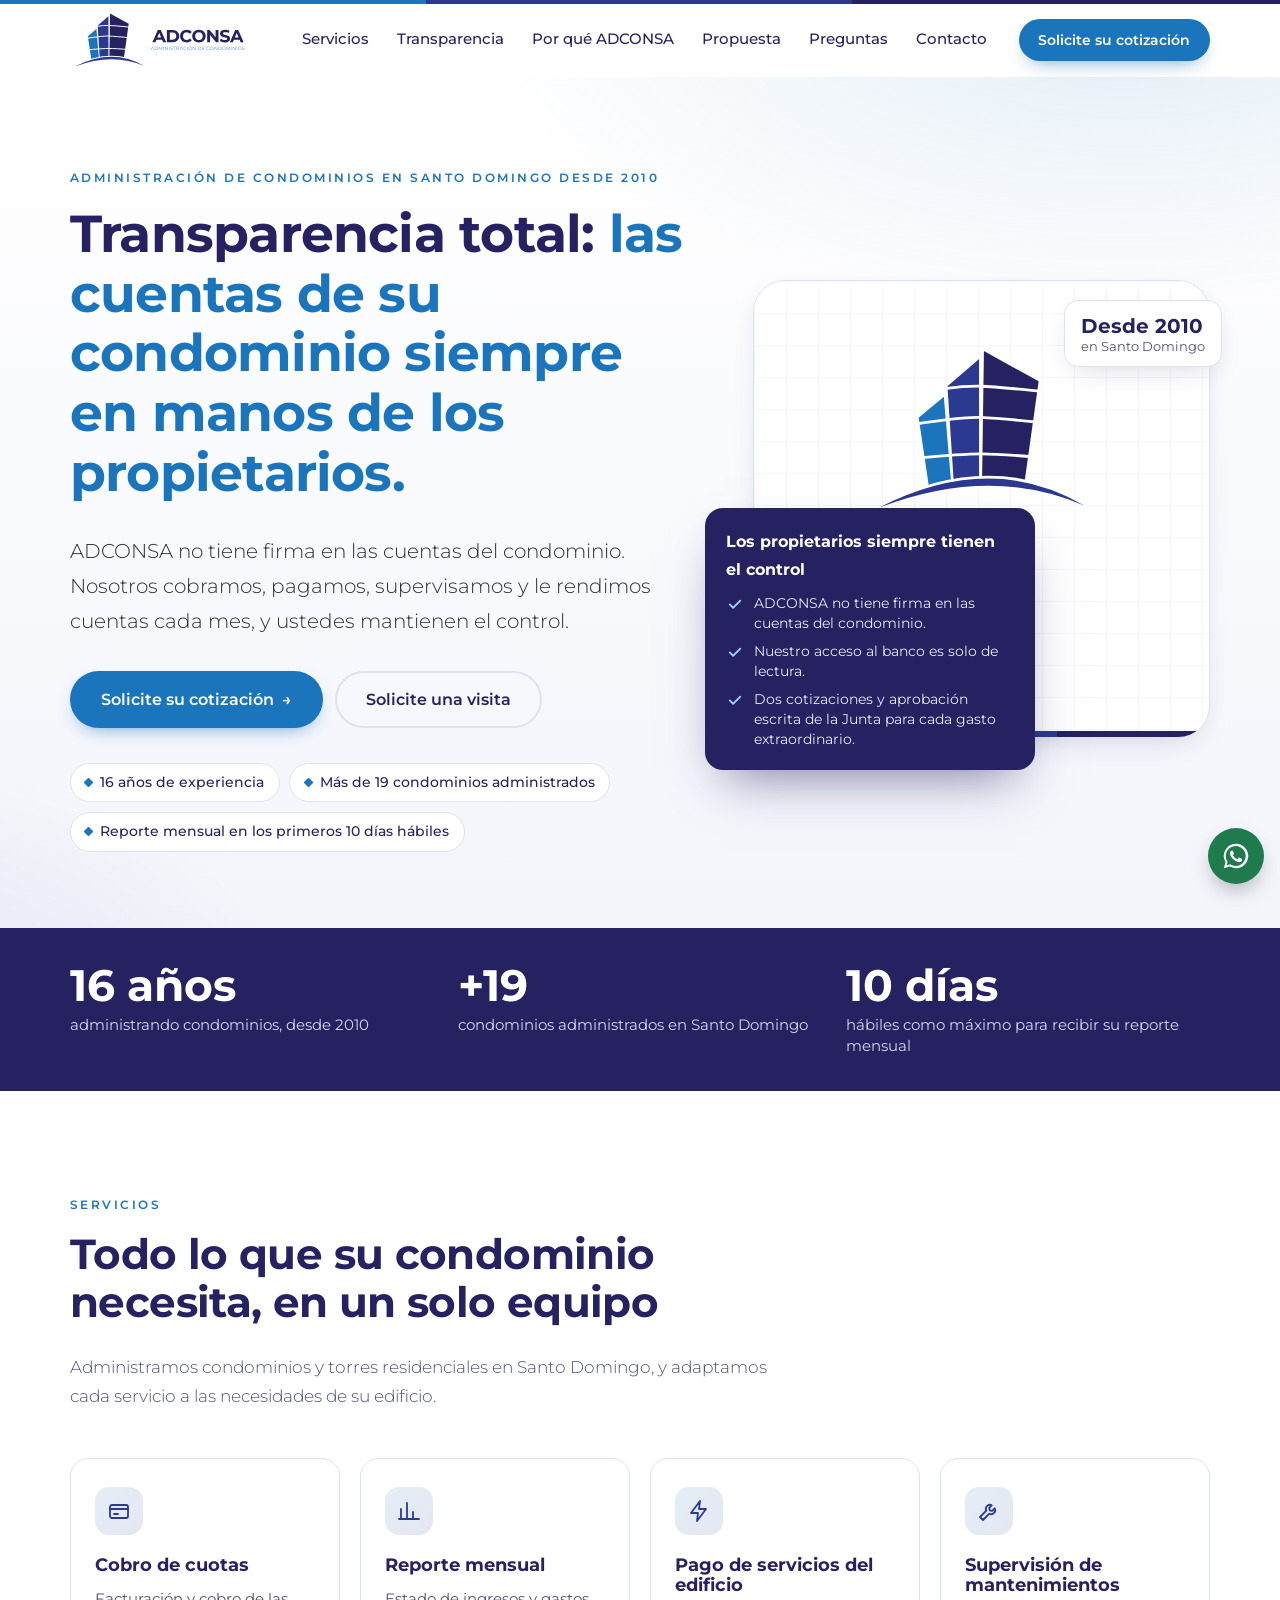
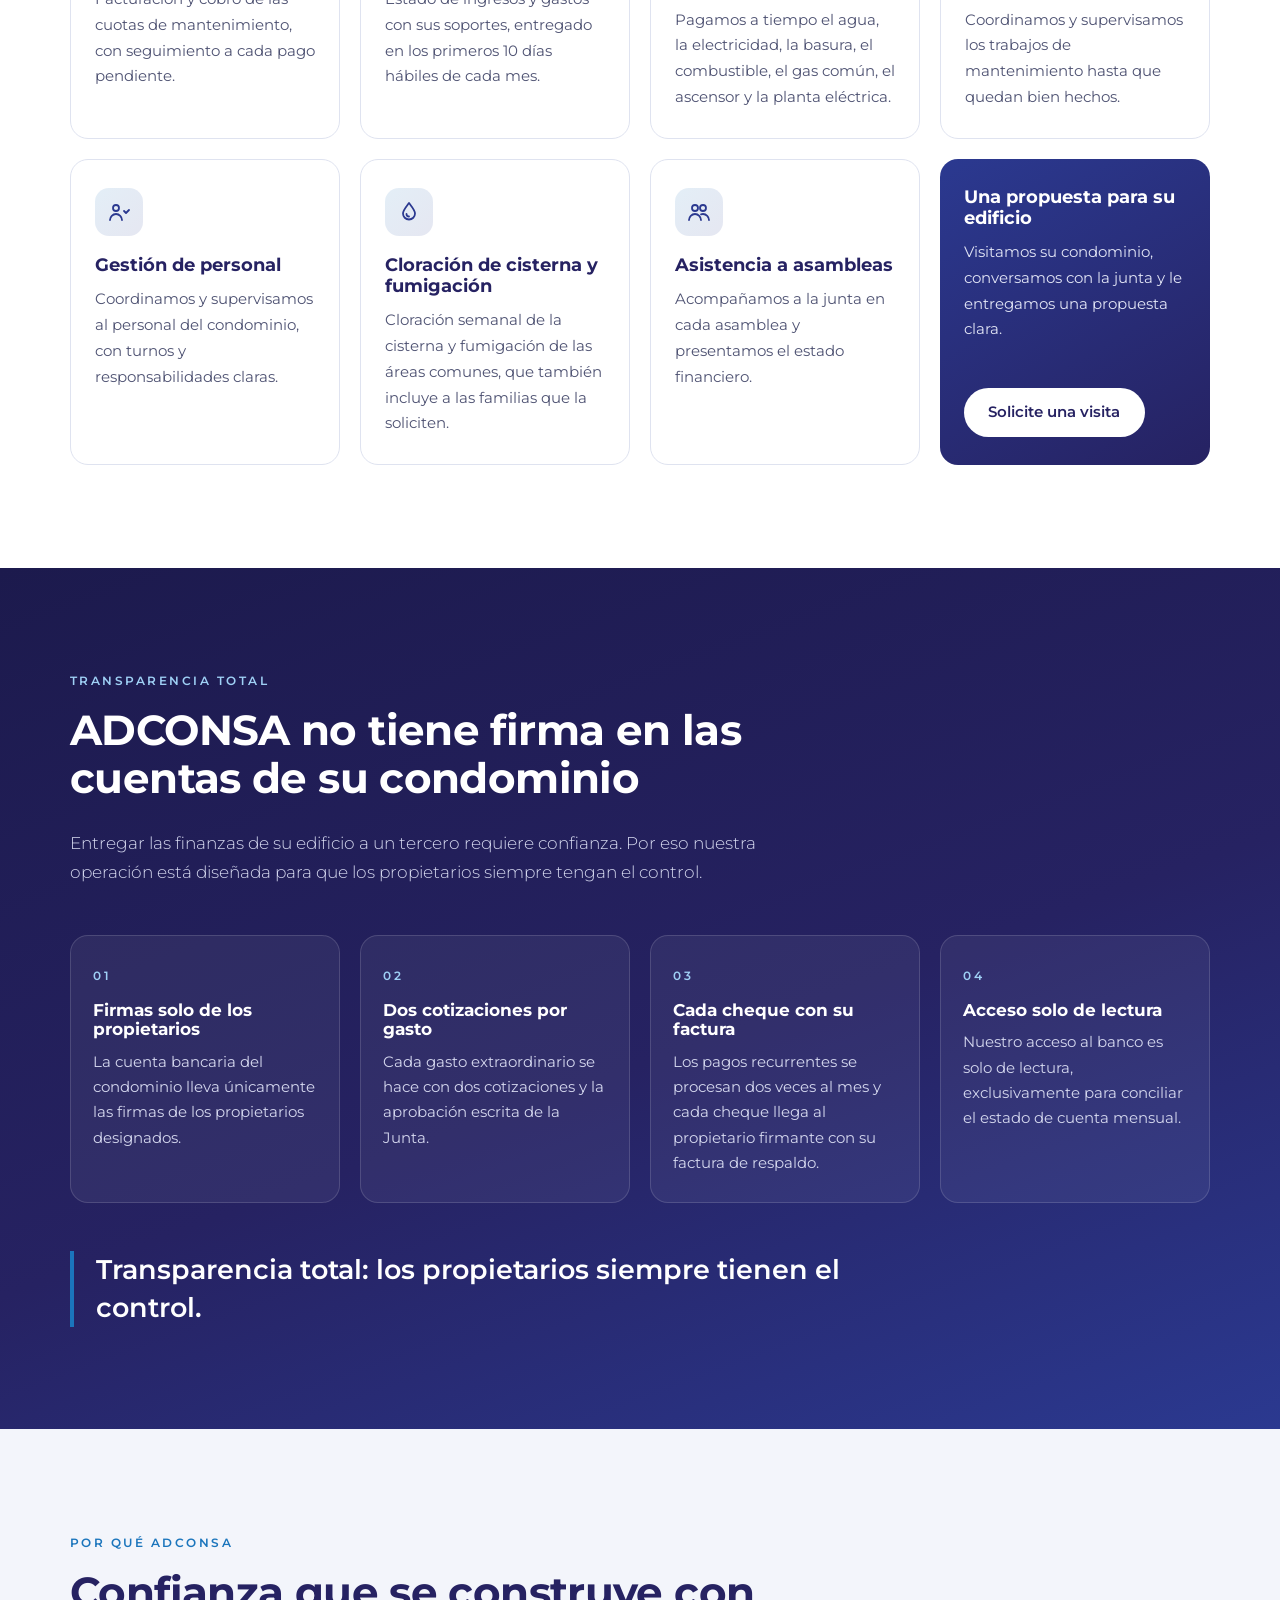
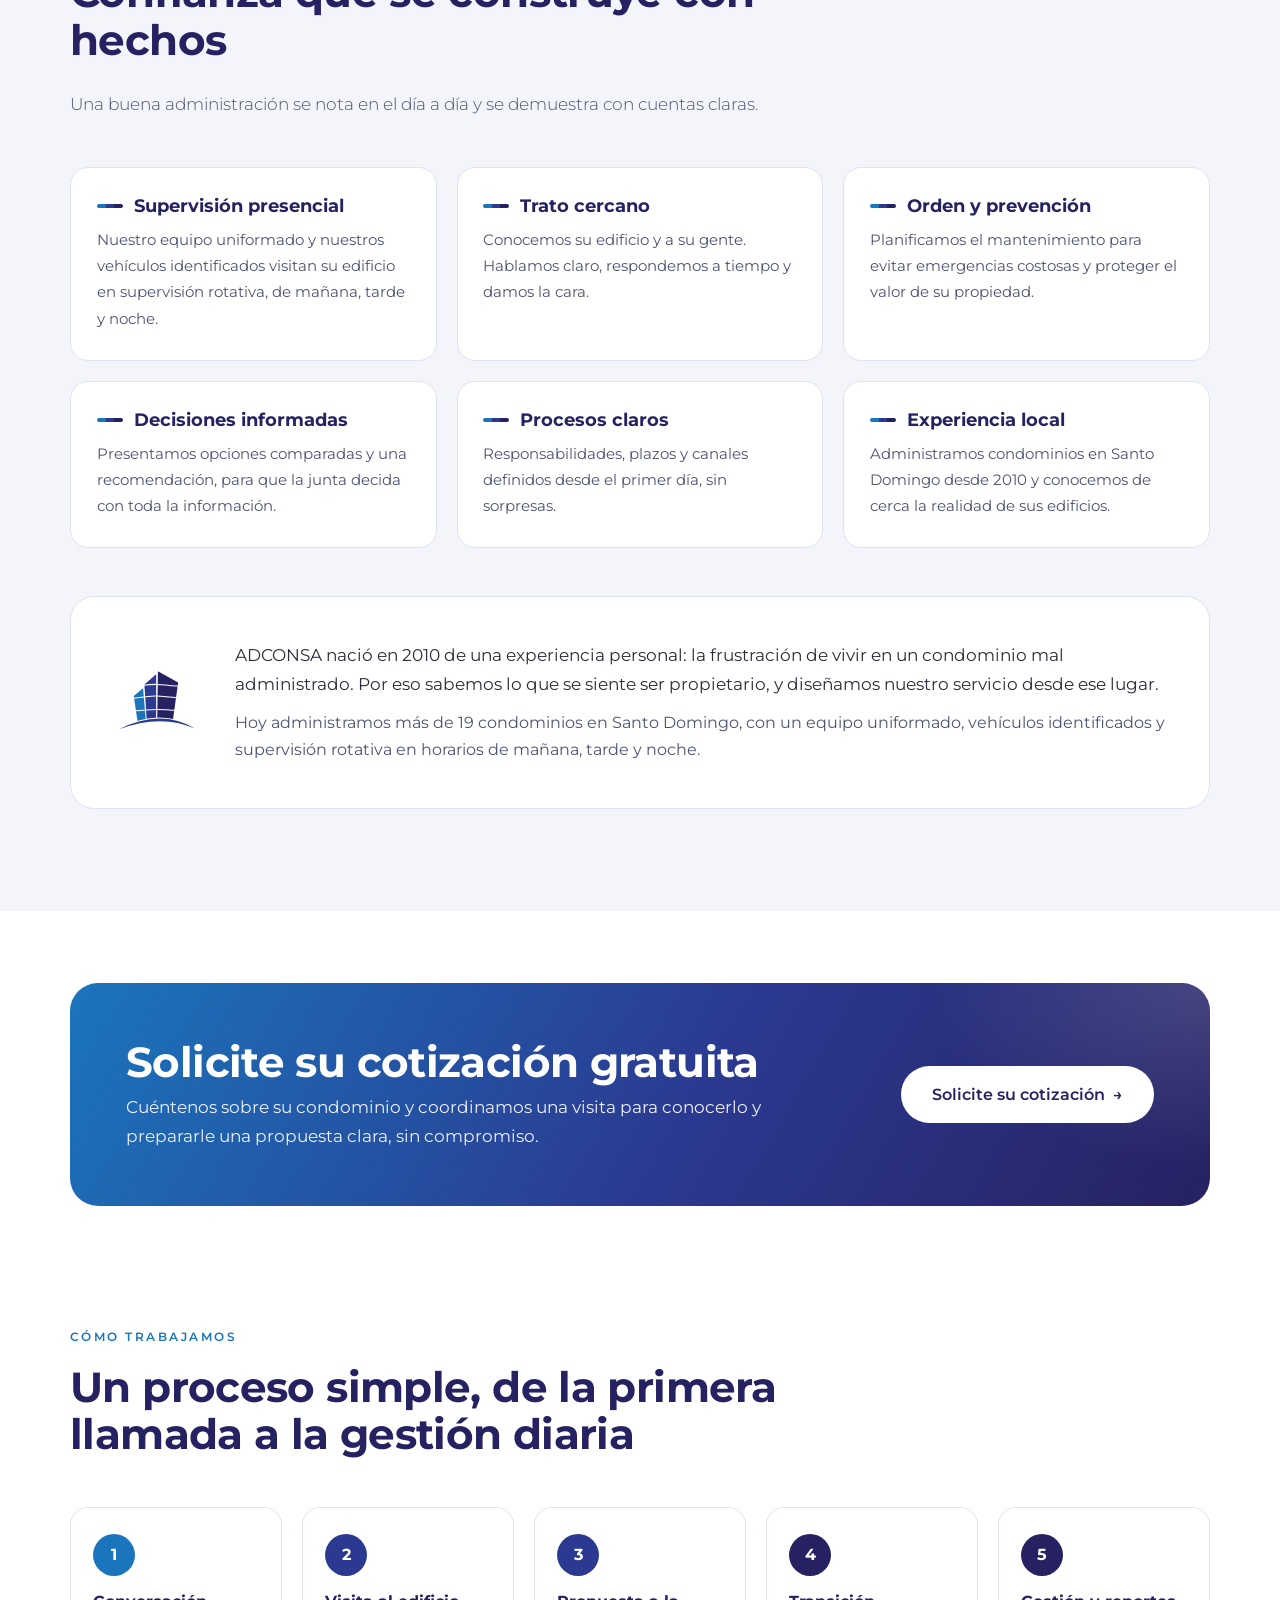
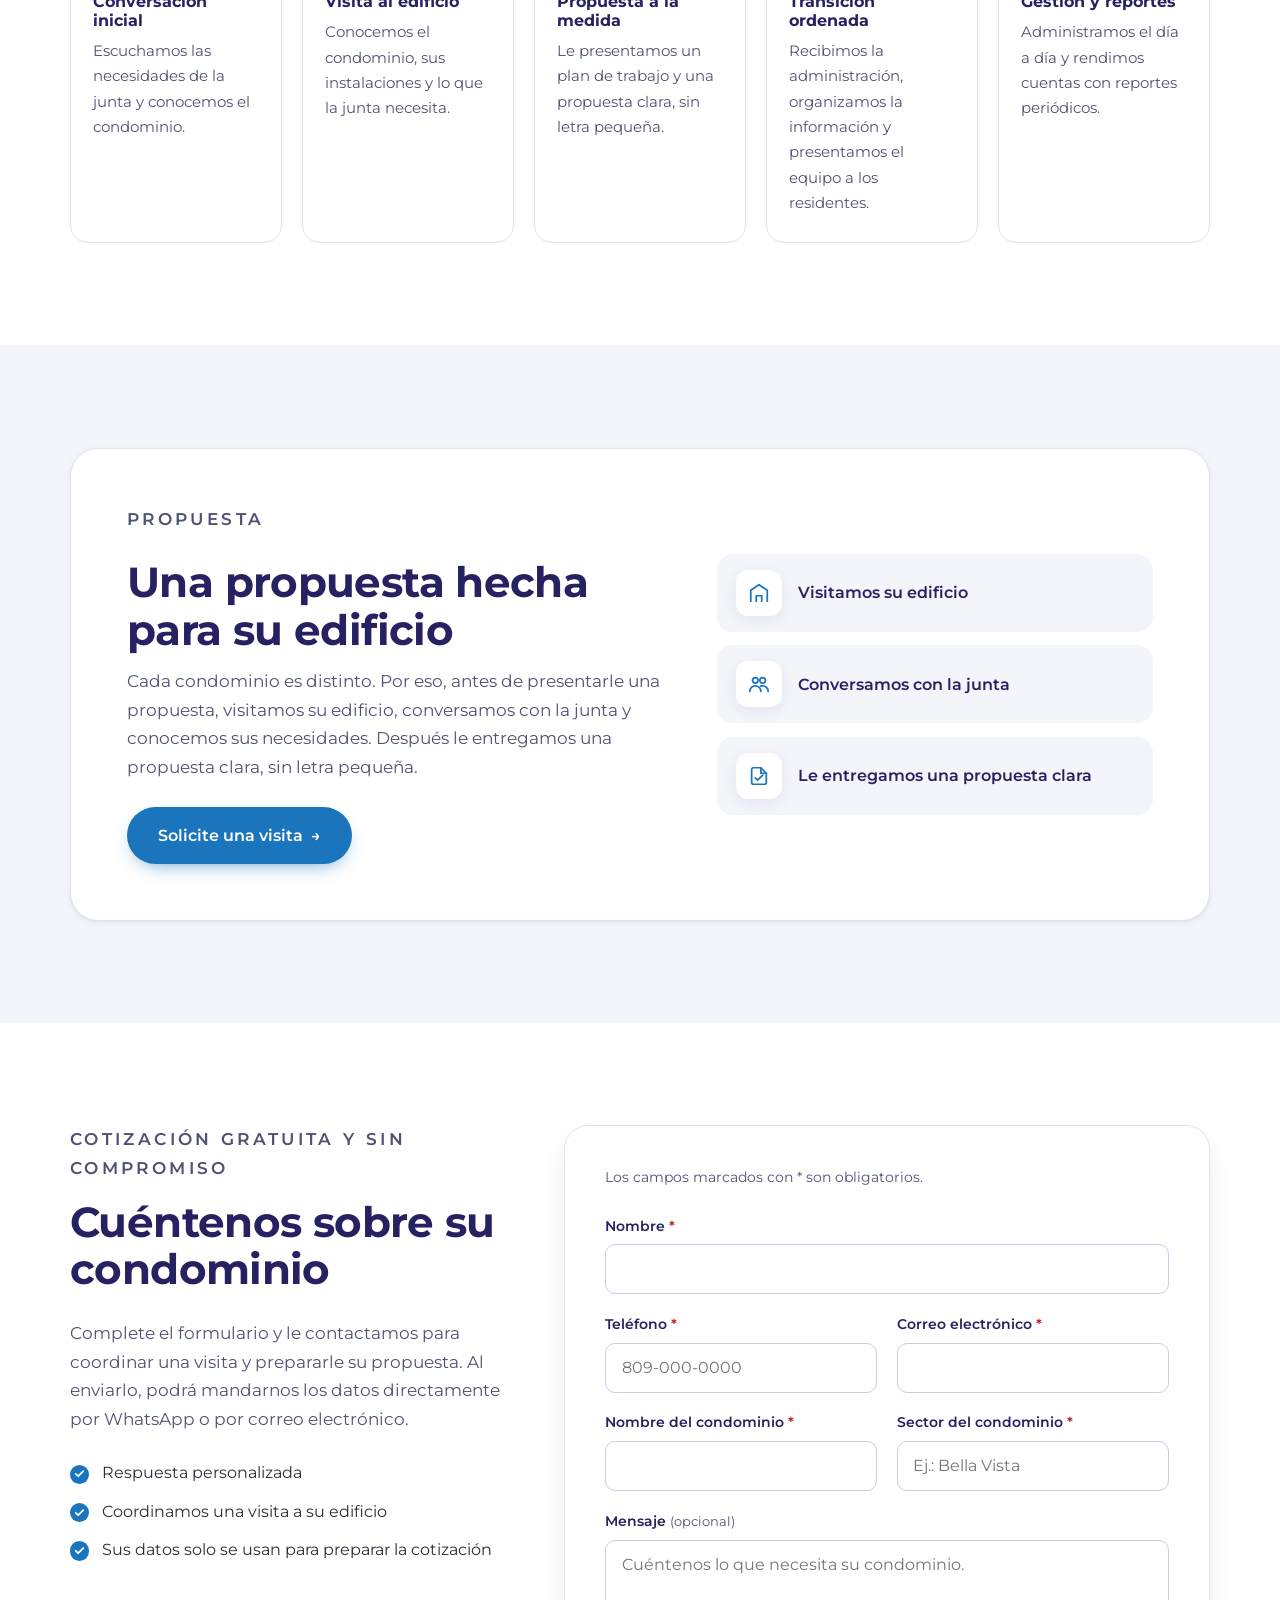
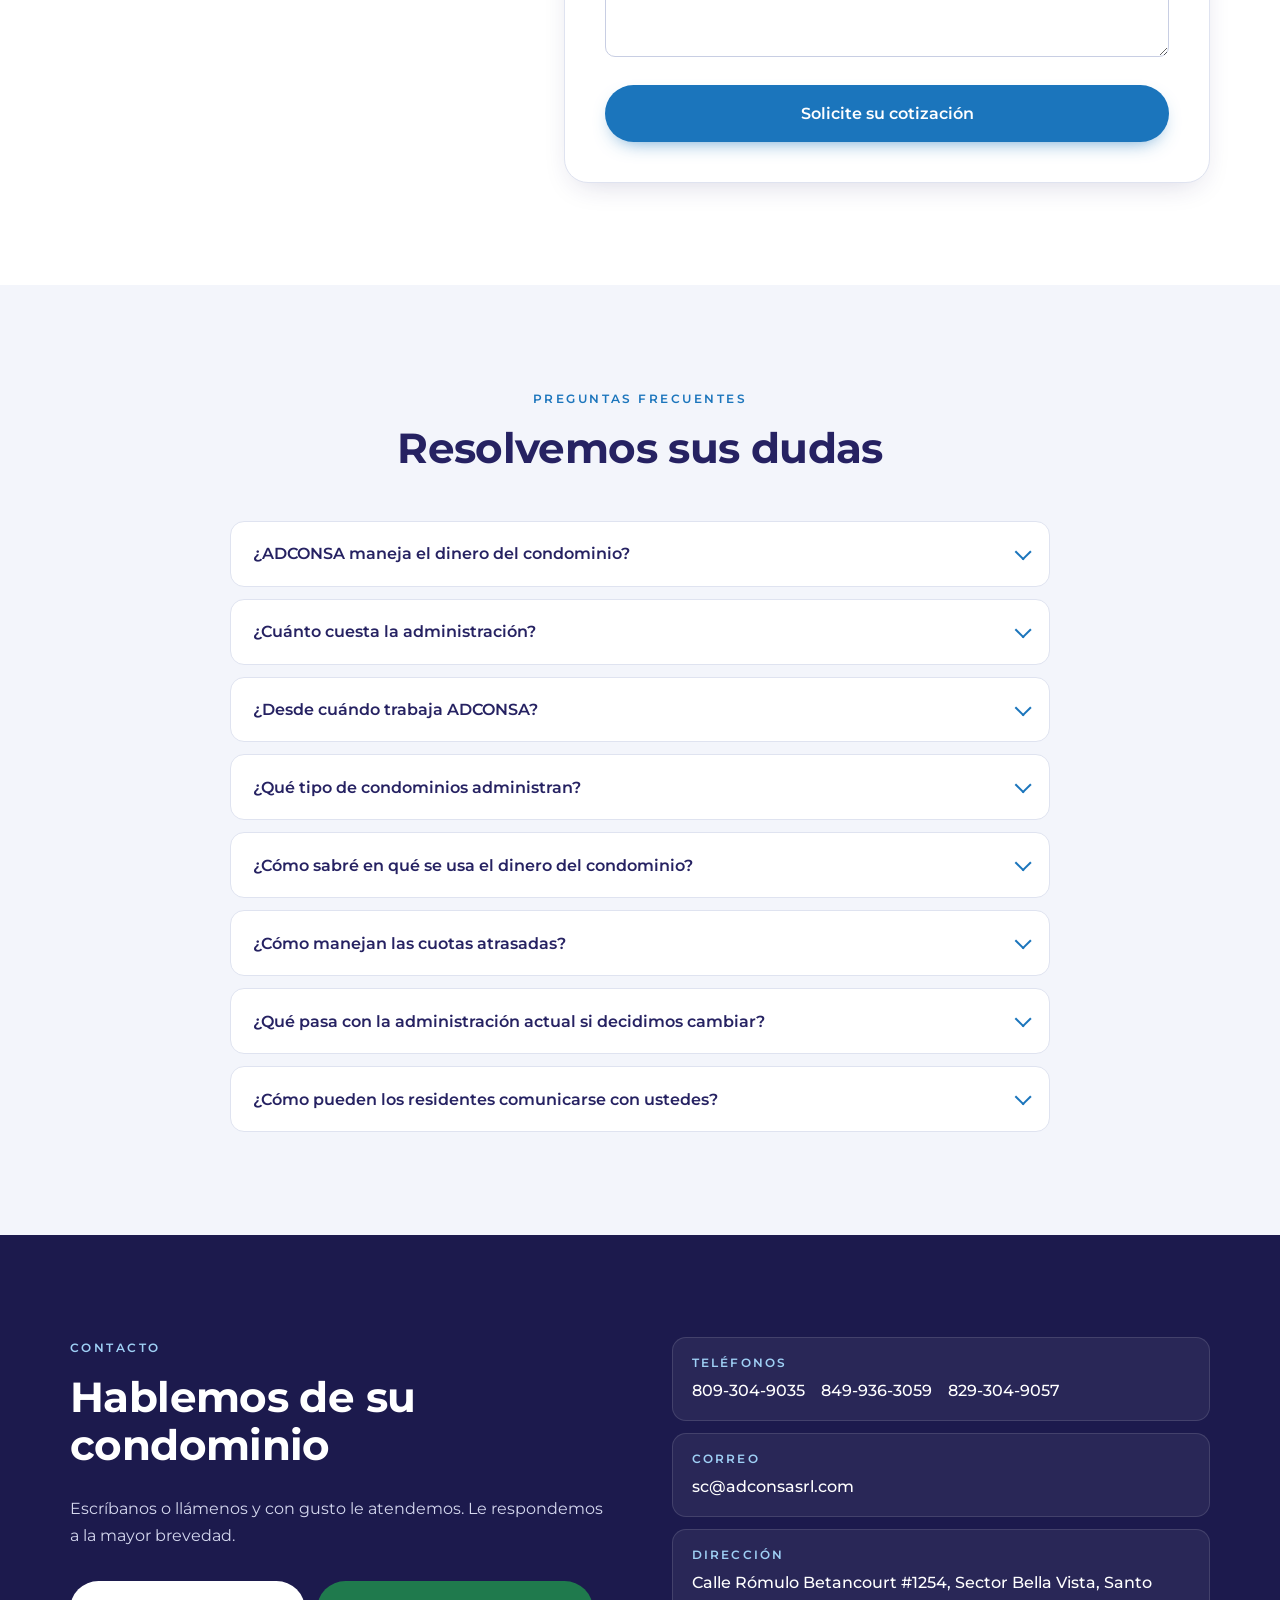
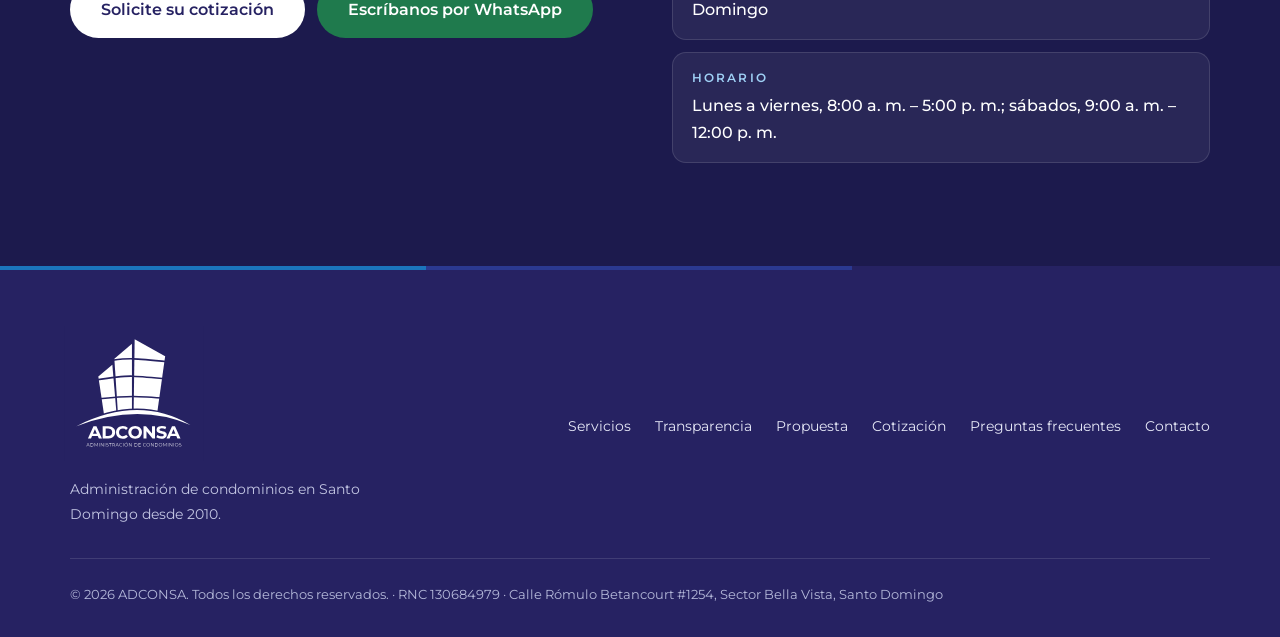
<file: index.html>
<!doctype html>
<html lang="es-DO">
<head>
  <meta charset="utf-8">
  <!-- VERSIÓN DE PRUEBA: no indexar (quitar al publicar en el dominio definitivo) -->
  <meta name="robots" content="noindex, nofollow">
  <meta name="viewport" content="width=device-width, initial-scale=1">
  <title>ADCONSA | Administración de condominios en Santo Domingo desde 2010</title>
  <meta name="description" content="ADCONSA administra condominios en Santo Domingo desde 2010: cobro de cuotas, reporte mensual, pago de servicios, mantenimiento, personal, cloración de cisterna y asambleas. Transparencia total: ADCONSA no tiene firma en las cuentas del condominio. Solicite su cotización.">
  <meta name="theme-color" content="#262262">
  <!-- [SUPUESTO] Dominio tomado del correo sc@adconsasrl.com; confirmar -->
  <link rel="canonical" href="https://www.adconsasrl.com/">

  <!-- Open Graph / redes sociales -->
  <meta property="og:type" content="website">
  <meta property="og:locale" content="es_DO">
  <meta property="og:site_name" content="ADCONSA">
  <meta property="og:title" content="ADCONSA | Transparencia total en la administración de su condominio">
  <meta property="og:description" content="Administración de condominios en Santo Domingo desde 2010. Transparencia total: ADCONSA no tiene firma en las cuentas del condominio.">
  <meta property="og:url" content="https://www.adconsasrl.com/">
  <!-- og:image apunta a la versión de prueba publicada; cambiar al dominio definitivo -->
  <meta property="og:image" content="https://pfdez27.github.io/adconsa-web/assets/og-image.png">
  <meta property="og:image:width" content="1200">
  <meta property="og:image:height" content="630">
  <meta property="og:image:alt" content="Logo de ADCONSA, administración de condominios">
  <meta name="twitter:card" content="summary_large_image">
  <meta name="twitter:title" content="ADCONSA | Administración de condominios en Santo Domingo">
  <meta name="twitter:description" content="Las cuentas de su condominio siempre en manos de los propietarios. Desde 2010 en Santo Domingo.">
  <meta name="twitter:image" content="https://pfdez27.github.io/adconsa-web/assets/og-image.png">

  <!-- Favicon: versión "Solo ícono" del brandbook -->
  <link rel="icon" href="assets/brand/logo_icono.svg" type="image/svg+xml">
  <link rel="icon" href="assets/favicon-32.png" sizes="32x32" type="image/png">
  <link rel="apple-touch-icon" href="assets/apple-touch-icon.png">
  <link rel="preload" href="assets/fonts/Montserrat-Bold.woff2" as="font" type="font/woff2" crossorigin>
  <link rel="preload" href="assets/fonts/Montserrat-Regular.woff2" as="font" type="font/woff2" crossorigin>
  <link rel="stylesheet" href="css/styles.css">
  <script>document.documentElement.classList.add("js")</script>

  <script type="application/ld+json">
  {
    "@context": "https://schema.org",
    "@type": "ProfessionalService",
    "name": "ADCONSA",
    "description": "Administración de condominios en Santo Domingo desde 2010.",
    "foundingDate": "2010",
    "areaServed": "Santo Domingo, República Dominicana",
    "url": "https://www.adconsasrl.com/",
    "logo": "https://pfdez27.github.io/adconsa-web/assets/brand/logo_principal.png",
    "telephone": ["+1-809-304-9035", "+1-849-936-3059", "+1-829-304-9057"],
    "email": "sc@adconsasrl.com",
    "taxID": "130684979",
    "address": {
      "@type": "PostalAddress",
      "streetAddress": "Calle Rómulo Betancourt #1254, Sector Bella Vista",
      "addressLocality": "Santo Domingo",
      "addressCountry": "DO"
    },
    "openingHoursSpecification": [
      { "@type": "OpeningHoursSpecification", "dayOfWeek": ["Monday","Tuesday","Wednesday","Thursday","Friday"], "opens": "08:00", "closes": "17:00" },
      { "@type": "OpeningHoursSpecification", "dayOfWeek": "Saturday", "opens": "09:00", "closes": "12:00" }
    ]
  }
  </script>
  <script defer src="js/config.js"></script>
  <script defer src="js/main.js"></script>
</head>
<body>
  <a class="skip-link" href="#contenido">Saltar al contenido</a>

  <!-- HEADER (sticky) con CTA "Solicite su cotización" -->
  <header class="site-header" id="inicio">
    <div class="container header-inner">
      <a href="#inicio" class="brand" aria-label="ADCONSA, ir al inicio">
        <!-- Logo horizontal oficial (brandbook: encabezado web). No modificar. -->
        <img src="assets/brand/logo_horizontal.svg" alt="ADCONSA · Administración de condominios" width="804" height="279">
      </a>

      <nav class="site-nav" aria-label="Navegación principal">
        <ul id="menu-principal">
          <li><a href="#servicios">Servicios</a></li>
          <li><a href="#transparencia">Transparencia</a></li>
          <li><a href="#por-que">Por qué ADCONSA</a></li>
          <li><a href="#propuesta">Propuesta</a></li>
          <li><a href="#preguntas">Preguntas</a></li>
          <li><a href="#contacto">Contacto</a></li>
        </ul>
      </nav>

      <div class="header-actions">
        <a class="btn btn-primary header-cta" href="#cotizacion" data-cta>Solicite su cotización</a>
        <button class="nav-toggle" type="button" aria-expanded="false" aria-controls="menu-principal">
          <span class="nav-toggle-bar" aria-hidden="true"></span>
          <span class="sr-only">Abrir menú</span>
        </button>
      </div>
    </div>
  </header>

  <main id="contenido">
    <!-- HERO -->
    <section class="hero" aria-labelledby="hero-titulo">
      <div class="container hero-inner">
        <div class="hero-text">
          <p class="eyebrow reveal">Administración de condominios en Santo Domingo desde 2010</p>
          <h1 id="hero-titulo" class="reveal" style="--d:.05s">Transparencia total: <span>las cuentas de su condominio siempre en manos de los propietarios.</span></h1>
          <p class="lead reveal" style="--d:.1s">ADCONSA no tiene firma en las cuentas del condominio. Nosotros cobramos, pagamos, supervisamos y le rendimos cuentas cada mes, y ustedes mantienen el control.</p>
          <div class="hero-actions reveal" style="--d:.15s">
            <a class="btn btn-primary btn-lg" href="#cotizacion" data-cta>Solicite su cotización <span class="arrow" aria-hidden="true">→</span></a>
            <a class="btn btn-ghost btn-lg" href="#propuesta">Solicite una visita</a>
          </div>
          <ul class="seals reveal" style="--d:.2s" aria-label="Lo que nos distingue">
            <li>16 años de experiencia</li>
            <li>Más de 19 condominios administrados</li>
            <li>Reporte mensual en los primeros 10 días hábiles</li>
          </ul>
        </div>

        <!-- Visual: símbolo oficial + mensaje principal (sin cifras de ejemplo) -->
        <div class="hero-visual reveal" style="--d:.15s">
          <div class="hero-symbol">
            <img src="assets/brand/logo_icono.svg" alt="" width="560" height="560">
          </div>
          <div class="chip" aria-hidden="true"><strong>Desde 2010</strong>en Santo Domingo</div>
          <div class="control-card">
            <span class="cc-title">Los propietarios siempre tienen el control</span>
            <ul>
              <li><svg viewBox="0 0 24 24" fill="none" stroke="currentColor" stroke-width="2.4" stroke-linecap="round" stroke-linejoin="round" aria-hidden="true"><path d="M5 12.5l4.5 4.5L19 7.5"/></svg>ADCONSA no tiene firma en las cuentas del condominio.</li>
              <li><svg viewBox="0 0 24 24" fill="none" stroke="currentColor" stroke-width="2.4" stroke-linecap="round" stroke-linejoin="round" aria-hidden="true"><path d="M5 12.5l4.5 4.5L19 7.5"/></svg>Nuestro acceso al banco es solo de lectura.</li>
              <li><svg viewBox="0 0 24 24" fill="none" stroke="currentColor" stroke-width="2.4" stroke-linecap="round" stroke-linejoin="round" aria-hidden="true"><path d="M5 12.5l4.5 4.5L19 7.5"/></svg>Dos cotizaciones y aprobación escrita de la Junta para cada gasto extraordinario.</li>
            </ul>
          </div>
        </div>
      </div>
    </section>

    <!-- DATOS REALES -->
    <section class="facts" aria-label="ADCONSA en datos">
      <div class="container">
        <ul>
          <li class="reveal"><strong>16 años</strong><span>administrando condominios, desde 2010</span></li>
          <li class="reveal" style="--d:.08s"><strong>+19</strong><span>condominios administrados en Santo Domingo</span></li>
          <li class="reveal" style="--d:.16s"><strong>10 días</strong><span>hábiles como máximo para recibir su reporte mensual</span></li>
        </ul>
      </div>
    </section>

    <!-- SERVICIOS -->
    <section class="section" id="servicios" aria-labelledby="servicios-titulo">
      <div class="container">
        <header class="section-head reveal">
          <p class="eyebrow">Servicios</p>
          <h2 id="servicios-titulo">Todo lo que su condominio necesita, en un solo equipo</h2>
          <p>Administramos condominios y torres residenciales en Santo Domingo, y adaptamos cada servicio a las necesidades de su edificio.</p>
        </header>
        <div class="grid cards">
          <article class="card reveal">
            <div class="card-icon" aria-hidden="true"><svg viewBox="0 0 24 24"><rect x="3" y="6" width="18" height="13" rx="2"/><path d="M3 10h18"/><path d="M7 15h4"/></svg></div>
            <h3>Cobro de cuotas</h3>
            <p>Facturación y cobro de las cuotas de mantenimiento, con seguimiento a cada pago pendiente.</p>
          </article>
          <article class="card reveal" style="--d:.05s">
            <div class="card-icon" aria-hidden="true"><svg viewBox="0 0 24 24"><path d="M4 20V10"/><path d="M10 20V4"/><path d="M16 20v-7"/><path d="M22 20H2"/></svg></div>
            <h3>Reporte mensual</h3>
            <p>Estado de ingresos y gastos con sus soportes, entregado en los primeros 10 días hábiles de cada mes.</p>
          </article>
          <article class="card reveal" style="--d:.1s">
            <div class="card-icon" aria-hidden="true"><svg viewBox="0 0 24 24"><path d="M13 2L4 14h7l-1 8 9-12h-7z"/></svg></div>
            <h3>Pago de servicios del edificio</h3>
            <p>Pagamos a tiempo el agua, la electricidad, la basura, el combustible, el gas común, el ascensor y la planta eléctrica.</p>
          </article>
          <article class="card reveal" style="--d:.15s">
            <div class="card-icon" aria-hidden="true"><svg viewBox="0 0 24 24"><path d="M14.7 6.3a4 4 0 0 0-5.4 5.4L3 18l3 3 6.3-6.3a4 4 0 0 0 5.4-5.4l-2.5 2.5-2.5-.5-.5-2.5z"/></svg></div>
            <h3>Supervisión de mantenimientos</h3>
            <p>Coordinamos y supervisamos los trabajos de mantenimiento hasta que quedan bien hechos.</p>
          </article>
          <article class="card reveal">
            <div class="card-icon" aria-hidden="true"><svg viewBox="0 0 24 24"><circle cx="9" cy="8" r="3"/><path d="M3 20c0-3.3 2.7-6 6-6s6 2.7 6 6"/><path d="M17 11l2 2 3-3"/></svg></div>
            <h3>Gestión de personal</h3>
            <p>Coordinamos y supervisamos al personal del condominio, con turnos y responsabilidades claras.</p>
          </article>
          <article class="card reveal" style="--d:.05s">
            <div class="card-icon" aria-hidden="true"><svg viewBox="0 0 24 24"><path d="M12 3c3 4 6 7.2 6 10.5a6 6 0 0 1-12 0C6 10.2 9 7 12 3z"/><path d="M9.5 14a2.5 2.5 0 0 0 2.5 2.5"/></svg></div>
            <h3>Cloración de cisterna y fumigación</h3>
            <p>Cloración semanal de la cisterna y fumigación de las áreas comunes, que también incluye a las familias que la soliciten.</p>
          </article>
          <article class="card reveal" style="--d:.1s">
            <div class="card-icon" aria-hidden="true"><svg viewBox="0 0 24 24"><circle cx="8" cy="8" r="3"/><circle cx="16" cy="8" r="3"/><path d="M2 20c0-3.3 2.7-6 6-6s6 2.7 6 6"/><path d="M14 14.3c.6-.2 1.3-.3 2-.3 3.3 0 6 2.7 6 6"/></svg></div>
            <h3>Asistencia a asambleas</h3>
            <p>Acompañamos a la junta en cada asamblea y presentamos el estado financiero.</p>
          </article>
          <article class="card card-cta reveal" style="--d:.15s">
            <h3>Una propuesta para su edificio</h3>
            <p>Visitamos su condominio, conversamos con la junta y le entregamos una propuesta clara.</p>
            <a class="btn btn-white" href="#cotizacion" data-cta>Solicite una visita</a>
          </article>
        </div>
      </div>
    </section>

    <!-- TRANSPARENCIA TOTAL (mensaje principal del CEO) -->
    <section class="section trust" id="transparencia" aria-labelledby="transparencia-titulo">
      <div class="container">
        <header class="section-head reveal">
          <p class="eyebrow eyebrow-light">Transparencia total</p>
          <h2 id="transparencia-titulo">ADCONSA no tiene firma en las cuentas de su condominio</h2>
          <p>Entregar las finanzas de su edificio a un tercero requiere confianza. Por eso nuestra operación está diseñada para que los propietarios siempre tengan el control.</p>
        </header>
        <div class="trust-grid">
          <div class="trust-item reveal">
            <span class="n">01</span>
            <h3>Firmas solo de los propietarios</h3>
            <p>La cuenta bancaria del condominio lleva únicamente las firmas de los propietarios designados.</p>
          </div>
          <div class="trust-item reveal" style="--d:.06s">
            <span class="n">02</span>
            <h3>Dos cotizaciones por gasto</h3>
            <p>Cada gasto extraordinario se hace con dos cotizaciones y la aprobación escrita de la Junta.</p>
          </div>
          <div class="trust-item reveal" style="--d:.12s">
            <span class="n">03</span>
            <h3>Cada cheque con su factura</h3>
            <p>Los pagos recurrentes se procesan dos veces al mes y cada cheque llega al propietario firmante con su factura de respaldo.</p>
          </div>
          <div class="trust-item reveal" style="--d:.18s">
            <span class="n">04</span>
            <h3>Acceso solo de lectura</h3>
            <p>Nuestro acceso al banco es solo de lectura, exclusivamente para conciliar el estado de cuenta mensual.</p>
          </div>
        </div>
        <p class="trust-quote reveal">Transparencia total: los propietarios siempre tienen el control.</p>
      </div>
    </section>

    <!-- POR QUÉ ADCONSA -->
    <section class="section section-alt" id="por-que" aria-labelledby="porque-titulo">
      <div class="container">
        <header class="section-head reveal">
          <p class="eyebrow">Por qué ADCONSA</p>
          <h2 id="porque-titulo">Confianza que se construye con hechos</h2>
          <p>Una buena administración se nota en el día a día y se demuestra con cuentas claras.</p>
        </header>
        <div class="grid benefits">
          <div class="benefit reveal"><h3>Supervisión presencial</h3><p>Nuestro equipo uniformado y nuestros vehículos identificados visitan su edificio en supervisión rotativa, de mañana, tarde y noche.</p></div>
          <div class="benefit reveal" style="--d:.05s"><h3>Trato cercano</h3><p>Conocemos su edificio y a su gente. Hablamos claro, respondemos a tiempo y damos la cara.</p></div>
          <div class="benefit reveal" style="--d:.1s"><h3>Orden y prevención</h3><p>Planificamos el mantenimiento para evitar emergencias costosas y proteger el valor de su propiedad.</p></div>
          <div class="benefit reveal"><h3>Decisiones informadas</h3><p>Presentamos opciones comparadas y una recomendación, para que la junta decida con toda la información.</p></div>
          <div class="benefit reveal" style="--d:.05s"><h3>Procesos claros</h3><p>Responsabilidades, plazos y canales definidos desde el primer día, sin sorpresas.</p></div>
          <div class="benefit reveal" style="--d:.1s"><h3>Experiencia local</h3><p>Administramos condominios en Santo Domingo desde 2010 y conocemos de cerca la realidad de sus edificios.</p></div>
        </div>

        <!-- Historia (texto de las propuestas) -->
        <div class="story reveal">
          <img src="assets/brand/logo_icono.svg" alt="" width="560" height="560">
          <div>
            <p>ADCONSA nació en 2010 de una experiencia personal: la frustración de vivir en un condominio mal administrado. Por eso sabemos lo que se siente ser propietario, y diseñamos nuestro servicio desde ese lugar.</p>
            <p>Hoy administramos más de 19 condominios en Santo Domingo, con un equipo uniformado, vehículos identificados y supervisión rotativa en horarios de mañana, tarde y noche.</p>
          </div>
        </div>
      </div>
    </section>

    <!-- FRANJA CTA (mitad de página) -->
    <section class="cta-band" aria-labelledby="cta-titulo">
      <div class="container">
        <div class="cta-box reveal">
          <div>
            <h2 id="cta-titulo">Solicite su cotización gratuita</h2>
            <p>Cuéntenos sobre su condominio y coordinamos una visita para conocerlo y prepararle una propuesta clara, sin compromiso.</p>
          </div>
          <a class="btn btn-white btn-lg" href="#cotizacion" data-cta>Solicite su cotización <span class="arrow" aria-hidden="true">→</span></a>
        </div>
      </div>
    </section>

    <!-- CÓMO TRABAJAMOS -->
    <section class="section" id="como-trabajamos" aria-labelledby="pasos-titulo" style="padding-top:clamp(2rem,4vw,3rem)">
      <div class="container">
        <header class="section-head reveal">
          <p class="eyebrow">Cómo trabajamos</p>
          <h2 id="pasos-titulo">Un proceso simple, de la primera llamada a la gestión diaria</h2>
        </header>
        <ol class="steps">
          <li class="step reveal"><span class="step-num" aria-hidden="true">1</span><h3>Conversación inicial</h3><p>Escuchamos las necesidades de la junta y conocemos el condominio.</p></li>
          <li class="step reveal" style="--d:.05s"><span class="step-num" aria-hidden="true">2</span><h3>Visita al edificio</h3><p>Conocemos el condominio, sus instalaciones y lo que la junta necesita.</p></li>
          <li class="step reveal" style="--d:.1s"><span class="step-num" aria-hidden="true">3</span><h3>Propuesta a la medida</h3><p>Le presentamos un plan de trabajo y una propuesta clara, sin letra pequeña.</p></li>
          <li class="step reveal" style="--d:.15s"><span class="step-num" aria-hidden="true">4</span><h3>Transición ordenada</h3><p>Recibimos la administración, organizamos la información y presentamos el equipo a los residentes.</p></li>
          <li class="step reveal" style="--d:.2s"><span class="step-num" aria-hidden="true">5</span><h3>Gestión y reportes</h3><p>Administramos el día a día y rendimos cuentas con reportes periódicos.</p></li>
        </ol>
      </div>
    </section>

    <!-- PROPUESTA (sin precios, rangos ni factores de cálculo; texto final aprobado por el CEO) -->
    <section class="section section-alt" id="propuesta" aria-labelledby="propuesta-titulo">
      <div class="container">
        <div class="pricing reveal">
          <div>
            <p class="eyebrow">Propuesta</p>
            <h2 id="propuesta-titulo">Una propuesta hecha para su edificio</h2>
            <p>Cada condominio es distinto. Por eso, antes de presentarle una propuesta, visitamos su edificio, conversamos con la junta y conocemos sus necesidades. Después le entregamos una propuesta clara, sin letra pequeña.</p>
            <a class="btn btn-primary btn-lg" href="#cotizacion" data-cta>Solicite una visita <span class="arrow" aria-hidden="true">→</span></a>
          </div>
          <ol class="visit-steps" aria-label="Cómo preparamos su propuesta">
            <li><span aria-hidden="true"><svg viewBox="0 0 24 24"><path d="M3 21V9l9-6 9 6v12"/><path d="M9 21v-6h6v6"/></svg></span>Visitamos su edificio</li>
            <li><span aria-hidden="true"><svg viewBox="0 0 24 24"><circle cx="8" cy="8" r="3"/><circle cx="16" cy="8" r="3"/><path d="M2 20c0-3.3 2.7-6 6-6s6 2.7 6 6"/><path d="M14 14.3c.6-.2 1.3-.3 2-.3 3.3 0 6 2.7 6 6"/></svg></span>Conversamos con la junta</li>
            <li><span aria-hidden="true"><svg viewBox="0 0 24 24"><path d="M14 3H6a2 2 0 0 0-2 2v14a2 2 0 0 0 2 2h12a2 2 0 0 0 2-2V9z"/><path d="M14 3v6h6"/><path d="M8 14l2.5 2.5L16 11"/></svg></span>Le entregamos una propuesta clara</li>
          </ol>
        </div>
      </div>
    </section>

    <!-- COTIZACIÓN -->
    <section class="section" id="cotizacion" aria-labelledby="cotizacion-titulo">
      <div class="container quote-wrap">
        <div class="quote-intro reveal">
          <p class="eyebrow">Cotización gratuita y sin compromiso</p>
          <h2 id="cotizacion-titulo">Cuéntenos sobre su condominio</h2>
          <p>Complete el formulario y le contactamos para coordinar una visita y prepararle su propuesta. Al enviarlo, podrá mandarnos los datos directamente por WhatsApp o por correo electrónico.</p>
          <ul class="check-list">
            <li>Respuesta personalizada</li>
            <li>Coordinamos una visita a su edificio</li>
            <li>Sus datos solo se usan para preparar la cotización</li>
          </ul>
        </div>

        <form class="quote-form" id="form-cotizacion" novalidate>
          <p class="form-note">Los campos marcados con <span aria-hidden="true">*</span><span class="sr-only">asterisco</span> son obligatorios.</p>
          <div class="form-grid">
            <div class="field field-full">
              <label for="f-nombre">Nombre <span class="req" aria-hidden="true">*</span></label>
              <input id="f-nombre" name="nombre" type="text" autocomplete="name" required minlength="3">
              <p class="error" id="e-nombre" aria-live="polite"></p>
            </div>
            <div class="field">
              <label for="f-telefono">Teléfono <span class="req" aria-hidden="true">*</span></label>
              <input id="f-telefono" name="telefono" type="tel" autocomplete="tel" inputmode="tel" placeholder="809-000-0000" required>
              <p class="error" id="e-telefono" aria-live="polite"></p>
            </div>
            <div class="field">
              <label for="f-email">Correo electrónico <span class="req" aria-hidden="true">*</span></label>
              <input id="f-email" name="email" type="email" autocomplete="email" required>
              <p class="error" id="e-email" aria-live="polite"></p>
            </div>
            <div class="field">
              <label for="f-condominio">Nombre del condominio <span class="req" aria-hidden="true">*</span></label>
              <input id="f-condominio" name="condominio" type="text" required>
              <p class="error" id="e-condominio" aria-live="polite"></p>
            </div>
            <div class="field">
              <label for="f-sector">Sector del condominio <span class="req" aria-hidden="true">*</span></label>
              <input id="f-sector" name="sector" type="text" placeholder="Ej.: Bella Vista" required>
              <p class="error" id="e-sector" aria-live="polite"></p>
            </div>
            <div class="field field-full">
              <label for="f-mensaje">Mensaje <span class="hint">(opcional)</span></label>
              <textarea id="f-mensaje" name="mensaje" rows="4" maxlength="1500" placeholder="Cuéntenos lo que necesita su condominio."></textarea>
            </div>
          </div>
          <!-- Campo trampa anti-spam: los humanos no lo ven -->
          <div class="hp" aria-hidden="true">
            <label for="f-web">No llenar</label>
            <input id="f-web" name="_gotcha" type="text" tabindex="-1" autocomplete="off">
          </div>
          <button type="submit" class="btn btn-primary btn-lg btn-block">Solicite su cotización</button>
          <p class="form-status" id="form-status" role="status" aria-live="polite"></p>

          <div class="send-options" id="send-options" hidden>
            <p><strong>¡Listo!</strong> Elija cómo enviarnos su solicitud:</p>
            <div class="send-buttons">
              <a class="btn btn-whatsapp" id="send-whatsapp" href="#" target="_blank" rel="noopener">Enviar por WhatsApp</a>
              <a class="btn btn-ghost" id="send-email" href="#">Enviar por correo</a>
            </div>
          </div>
        </form>
      </div>
    </section>

    <!-- FAQ -->
    <section class="section section-alt" id="preguntas" aria-labelledby="faq-titulo">
      <div class="container container-narrow">
        <header class="section-head center reveal">
          <p class="eyebrow">Preguntas frecuentes</p>
          <h2 id="faq-titulo">Resolvemos sus dudas</h2>
        </header>
        <div class="faq reveal">
          <details>
            <summary>¿ADCONSA maneja el dinero del condominio?</summary>
            <p>Gestionamos los cobros y pagos, pero no tenemos firma en las cuentas: las firmas son de la Junta y nuestro acceso al banco es solo de lectura. Cada gasto extraordinario lleva dos cotizaciones y la aprobación escrita de la Junta.</p>
          </details>
          <details>
            <summary>¿Cuánto cuesta la administración?</summary>
            <p>Preparamos cada propuesta después de visitar el edificio y conocer sus necesidades. Solicite una visita y le contactamos para coordinarla.</p>
          </details>
          <details>
            <summary>¿Desde cuándo trabaja ADCONSA?</summary>
            <p>Desde 2010 administramos condominios en Santo Domingo, con el mismo compromiso de transparencia y cercanía.</p>
          </details>
          <details>
            <summary>¿Qué tipo de condominios administran?</summary>
            <p>Condominios y torres residenciales en Santo Domingo.</p>
          </details>
          <details>
            <summary>¿Cómo sabré en qué se usa el dinero del condominio?</summary>
            <p>La transparencia es la base de nuestro trabajo. Le entregamos un reporte de ingresos y gastos con sus soportes en los primeros 10 días hábiles de cada mes.</p>
          </details>
          <details>
            <summary>¿Cómo manejan las cuotas atrasadas?</summary>
            <p>Damos seguimiento a cada cuota pendiente y enviamos recordatorios a los propietarios.</p>
          </details>
          <details>
            <summary>¿Qué pasa con la administración actual si decidimos cambiar?</summary>
            <p>Coordinamos una transición ordenada: recibimos la documentación, revisamos las cuentas y nos aseguramos de que los servicios del condominio no se interrumpan.</p>
          </details>
          <details>
            <summary>¿Cómo pueden los residentes comunicarse con ustedes?</summary>
            <p>Por teléfono, WhatsApp y correo electrónico. Le damos seguimiento a cada solicitud hasta que queda resuelta.</p>
          </details>
        </div>
      </div>
    </section>

    <!-- CONTACTO -->
    <section class="section section-dark" id="contacto" aria-labelledby="contacto-titulo">
      <div class="container contact-wrap">
        <div class="reveal">
          <p class="eyebrow eyebrow-light">Contacto</p>
          <h2 id="contacto-titulo">Hablemos de su condominio</h2>
          <p>Escríbanos o llámenos y con gusto le atendemos. Le respondemos a la mayor brevedad.</p>
          <div class="hero-actions">
            <a class="btn btn-white btn-lg" href="#cotizacion" data-cta>Solicite su cotización</a>
            <a class="btn btn-whatsapp btn-lg" data-wa-link href="https://wa.me/18093049035" target="_blank" rel="noopener">Escríbanos por WhatsApp</a>
          </div>
        </div>
        <ul class="contact-list reveal" style="--d:.08s">
          <li><span class="cl-label">Teléfonos</span>
            <span class="phones" data-contact="telefonos"><a href="tel:+18093049035">809-304-9035</a><a href="tel:+18499363059">849-936-3059</a><a href="tel:+18293049057">829-304-9057</a></span></li>
          <li><span class="cl-label">Correo</span><a data-contact="email" href="mailto:sc@adconsasrl.com">sc@adconsasrl.com</a></li>
          <li><span class="cl-label">Dirección</span><span data-contact="direccion">Calle Rómulo Betancourt #1254, Sector Bella Vista, Santo Domingo</span></li>
          <li><span class="cl-label">Horario</span><span data-contact="horario">Lunes a viernes, 8:00 a. m. – 5:00 p. m.; sábados, 9:00 a. m. – 12:00 p. m.</span></li>
        </ul>
      </div>
    </section>
  </main>

  <footer class="site-footer">
    <div class="container footer-inner">
      <div class="footer-brand">
        <!-- Logo negativo (todo en blanco) sobre fondo azul marino, según brandbook -->
        <img src="assets/brand/logo_negativo.svg" alt="ADCONSA · Administración de condominios" width="620" height="600">
        <p>Administración de condominios en Santo Domingo desde 2010.</p>
      </div>
      <nav aria-label="Enlaces del pie de página">
        <ul class="footer-links">
          <li><a href="#servicios">Servicios</a></li>
          <li><a href="#transparencia">Transparencia</a></li>
          <li><a href="#propuesta">Propuesta</a></li>
          <li><a href="#cotizacion">Cotización</a></li>
          <li><a href="#preguntas">Preguntas frecuentes</a></li>
          <li><a href="#contacto">Contacto</a></li>
        </ul>
      </nav>
      <p class="footer-meta">© <span id="year">2026</span> ADCONSA. Todos los derechos reservados. · <span data-contact="rnc">RNC 130684979</span> · <span data-contact="direccion">Calle Rómulo Betancourt #1254, Sector Bella Vista, Santo Domingo</span></p>
    </div>
  </footer>

  <!-- Barra fija "Solicite su cotización" (solo móvil; se oculta cuando el formulario está a la vista) -->
  <div class="mobile-cta" id="mobile-cta">
    <a class="btn btn-primary" href="#cotizacion" data-cta>Solicite su cotización</a>
  </div>

  <a class="wa-float" data-wa-link href="https://wa.me/18093049035" target="_blank" rel="noopener" aria-label="Escríbanos por WhatsApp">
    <svg viewBox="0 0 32 32" aria-hidden="true"><path fill="currentColor" d="M16 3a13 13 0 0 0-11.2 19.6L3 29l6.6-1.7A13 13 0 1 0 16 3zm0 23.6c-2 0-4-.6-5.7-1.6l-.4-.2-3.9 1 1-3.8-.3-.4A10.6 10.6 0 1 1 16 26.6zm5.8-7.9c-.3-.2-1.9-.9-2.2-1-.3-.1-.5-.2-.7.2l-1 1.2c-.2.2-.4.2-.7.1a8.7 8.7 0 0 1-4.3-3.8c-.3-.6.3-.5.9-1.7.1-.2 0-.4 0-.5l-1-2.4c-.3-.6-.5-.5-.7-.5h-.6c-.2 0-.6.1-.9.4-.3.3-1.1 1.1-1.1 2.7s1.2 3.2 1.3 3.4c.2.2 2.3 3.5 5.5 4.9 2 .9 2.8.9 3.8.8.6-.1 1.9-.8 2.2-1.5.3-.8.3-1.4.2-1.5-.1-.2-.3-.3-.7-.5z"/></svg>
  </a>
</body>
</html>
</file>
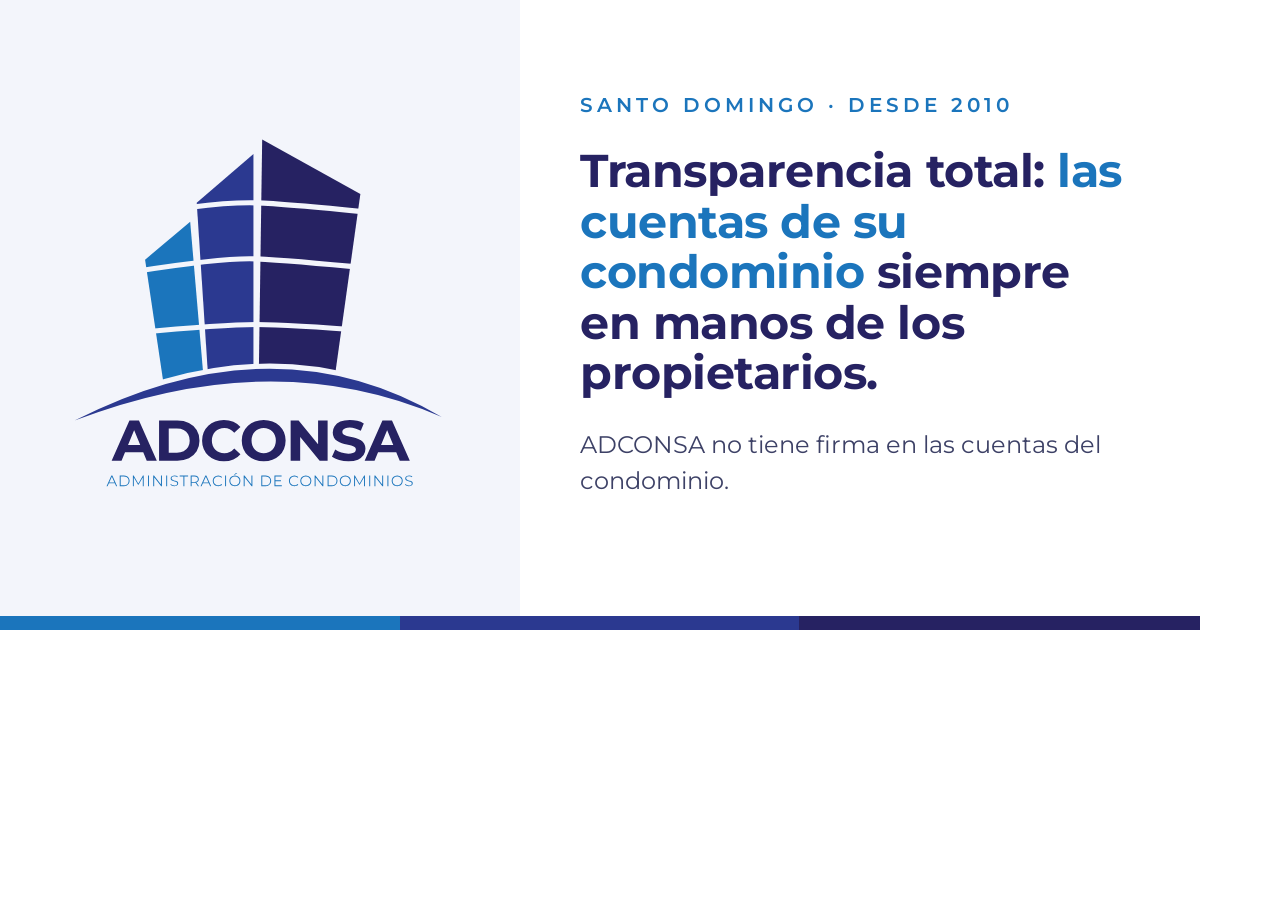
<file: scripts/og-image.html>
<!doctype html><html><head><meta charset="utf-8"><style>
@font-face{font-family:M;font-weight:700;src:url(../assets/fonts/Montserrat-Bold.woff2)}
@font-face{font-family:M;font-weight:400;src:url(../assets/fonts/Montserrat-Regular.woff2)}
@font-face{font-family:M;font-weight:600;src:url(../assets/fonts/Montserrat-SemiBold.woff2)}
html,body{margin:0}
.c{width:1200px;height:630px;position:relative;overflow:hidden;font-family:M;background:#fff;display:grid;grid-template-columns:520px 1fr}
.l{display:grid;place-items:center;background:#f3f5fb}
.l img{width:400px}
.r{padding:90px 70px 0 60px;color:#262262}
.e{font-weight:600;letter-spacing:.2em;font-size:20px;color:#1B75BC;text-transform:uppercase;margin:0 0 26px}
h1{font-size:46px;line-height:1.1;margin:0 0 28px;font-weight:700;letter-spacing:-.01em}
h1 span{color:#1B75BC}
p{font-size:24px;line-height:1.5;margin:0;color:#3d4166}
.bar{position:absolute;left:0;right:0;bottom:0;height:14px;background:linear-gradient(90deg,#1B75BC 0 33.3%,#2B3990 33.3% 66.6%,#262262 66.6%)}
</style></head><body><div class="c"><div class="l"><img src="../assets/brand/logo_principal.svg"></div>
<div class="r"><p class="e">Santo Domingo · desde 2010</p><h1>Transparencia total: <span>las cuentas de su condominio</span> siempre en manos de los propietarios.</h1><p>ADCONSA no tiene firma en las cuentas del condominio.</p></div><div class="bar"></div></div></body></html>
</file>
<file: css/styles.css>
/* =====================================================================
   ADCONSA – Estilos del sitio
   MARCA centralizada en :root (según Brandbook ADCONSA v1.0, 2026)
   ===================================================================== */

/* Montserrat: familia tipográfica oficial (brandbook §07), archivos locales */
@font-face{font-family:"Montserrat";font-weight:300;font-style:normal;font-display:swap;src:url("../assets/fonts/Montserrat-Light.woff2") format("woff2");}
@font-face{font-family:"Montserrat";font-weight:400;font-style:normal;font-display:swap;src:url("../assets/fonts/Montserrat-Regular.woff2") format("woff2");}
@font-face{font-family:"Montserrat";font-weight:500;font-style:normal;font-display:swap;src:url("../assets/fonts/Montserrat-Medium.woff2") format("woff2");}
@font-face{font-family:"Montserrat";font-weight:600;font-style:normal;font-display:swap;src:url("../assets/fonts/Montserrat-SemiBold.woff2") format("woff2");}
@font-face{font-family:"Montserrat";font-weight:700;font-style:normal;font-display:swap;src:url("../assets/fonts/Montserrat-Bold.woff2") format("woff2");}

:root{
  /* Paleta oficial (brandbook §06) */
  --color-navy:   #262262;  /* Azul marino · principal, textos y titulares */
  --color-medio:  #2B3990;  /* Azul medio · torre central y arco, subtítulos */
  --color-claro:  #1B75BC;  /* Azul claro · torre izquierda, descriptor, destacados */
  --color-blanco: #FFFFFF;  /* Fondos y versión negativa */

  /* Derivados (tintes de la paleta, solo para fondos y bordes) */
  --color-text:   #2d2d3a;  /* gris oscuro para texto de lectura (brandbook §07) */
  --color-muted:  #4f5373;  /* texto secundario, contraste AA sobre blanco y --color-soft */
  --color-soft:   #f3f5fb;  /* fondo alterno */
  --color-line:   #dfe3f0;
  --color-navy-2: #1c1a4d;  /* marino profundo para degradados */
  --color-wa:     #1f7a4d;  /* WhatsApp (verde oscurecido para AA con texto blanco) */
  --color-error:  #b3261e;

  --brand-bar: linear-gradient(90deg,var(--color-claro) 0 33.3%,var(--color-medio) 33.3% 66.6%,var(--color-navy) 66.6%);

  --font-base: "Montserrat", system-ui, -apple-system, "Segoe UI", Roboto, Arial, sans-serif;

  --radius: 18px;
  --radius-sm: 10px;
  --shadow-sm: 0 1px 2px rgba(38,34,98,.06), 0 2px 8px rgba(38,34,98,.05);
  --shadow:    0 10px 30px -12px rgba(38,34,98,.22);
  --header-h: 72px;
  --container: 1180px;
}

*,*::before,*::after{box-sizing:border-box}
html{scroll-behavior:smooth;scroll-padding-top:calc(var(--header-h) + 12px);-webkit-text-size-adjust:100%}
body{margin:0;font-family:var(--font-base);font-weight:400;font-size:1rem;line-height:1.7;color:var(--color-text);background:var(--color-blanco);overflow-x:hidden}
img,svg{max-width:100%;display:block}
a{color:var(--color-medio)}
a:hover{color:var(--color-navy)}
h1,h2,h3{color:var(--color-navy);font-weight:700;line-height:1.15;margin:0 0 .6em;letter-spacing:-.015em}
h1{font-size:clamp(2.1rem,1.2rem + 3.6vw,3.9rem)}
h2{font-size:clamp(1.7rem,1.2rem + 1.8vw,2.6rem)}
h3{font-size:1.12rem;letter-spacing:0}
p{margin:0 0 1em}
:focus-visible{outline:3px solid var(--color-claro);outline-offset:3px;border-radius:4px}
.sr-only{position:absolute!important;width:1px;height:1px;padding:0;margin:-1px;overflow:hidden;clip:rect(0,0,0,0);white-space:nowrap;border:0}
.skip-link{position:absolute;left:1rem;top:-100px;background:var(--color-navy);color:#fff;padding:.6rem 1rem;border-radius:8px;z-index:200}
.skip-link:focus{top:1rem;color:#fff}
.container{width:100%;max-width:var(--container);margin:0 auto;padding:0 1.25rem}
.container-narrow{max-width:860px}

/* Destacado en mayúsculas (brandbook §07: SemiBold, espaciado amplio, azul claro) */
.eyebrow{font-size:.78rem;font-weight:600;letter-spacing:.2em;text-transform:uppercase;color:var(--color-claro);margin:0 0 1rem}
.eyebrow-light{color:#9fd0f5}

/* ---------- Botones ---------- */
.btn{display:inline-flex;align-items:center;justify-content:center;gap:.5rem;font:600 .95rem/1.2 var(--font-base);padding:.85rem 1.4rem;border-radius:999px;border:2px solid transparent;text-decoration:none;cursor:pointer;transition:background-color .2s,color .2s,border-color .2s,transform .2s,box-shadow .2s;text-align:center}
.btn:hover{transform:translateY(-1px)}
.btn-lg{padding:1.05rem 1.8rem;font-size:1rem}
.btn-block{width:100%}
.btn-primary{background:var(--color-claro);color:#fff;box-shadow:0 8px 20px -10px rgba(27,117,188,.8)}
.btn-primary:hover{background:var(--color-medio);color:#fff}
.btn-navy{background:var(--color-navy);color:#fff}
.btn-navy:hover{background:var(--color-medio);color:#fff}
.btn-white{background:#fff;color:var(--color-navy)}
.btn-white:hover{background:#e9eefb;color:var(--color-navy)}
.btn-ghost{background:transparent;color:var(--color-navy);border-color:var(--color-line)}
.btn-ghost:hover{border-color:var(--color-navy);color:var(--color-navy)}
.btn-ghost-light{background:transparent;color:#fff;border-color:rgba(255,255,255,.4)}
.btn-ghost-light:hover{border-color:#fff;color:#fff}
.btn-whatsapp{background:var(--color-wa);color:#fff}
.btn-whatsapp:hover{background:#17603c;color:#fff}
.btn .arrow{transition:transform .2s}
.btn:hover .arrow{transform:translateX(3px)}

/* ---------- Header (sticky) ---------- */
.site-header{position:sticky;top:0;z-index:100;background:rgba(255,255,255,.9);backdrop-filter:saturate(1.4) blur(12px);-webkit-backdrop-filter:saturate(1.4) blur(12px);border-bottom:1px solid transparent;transition:border-color .2s,box-shadow .2s}
.site-header.is-scrolled{border-bottom-color:var(--color-line);box-shadow:var(--shadow-sm)}
.site-header::before{content:"";display:block;height:4px;background:var(--brand-bar)}
.header-inner{display:flex;align-items:center;justify-content:space-between;gap:1rem;height:var(--header-h)}
.brand{display:flex;align-items:center;flex-shrink:0}
/* Logo horizontal: mínimo 160 px de ancho en pantalla (brandbook §04) */
.brand img{height:62px;width:auto;min-width:160px}
.header-actions{display:flex;align-items:center;gap:.6rem}
.header-cta{padding:.65rem 1.1rem;font-size:.88rem}
.nav-toggle{display:inline-flex;align-items:center;justify-content:center;width:44px;height:44px;border:1px solid var(--color-line);border-radius:12px;background:#fff;cursor:pointer}
.nav-toggle-bar,.nav-toggle-bar::before,.nav-toggle-bar::after{display:block;width:18px;height:2px;background:var(--color-navy);border-radius:2px;position:relative;transition:transform .2s,background-color .2s}
.nav-toggle-bar::before,.nav-toggle-bar::after{content:"";position:absolute;left:0}
.nav-toggle-bar::before{top:-6px}.nav-toggle-bar::after{top:6px}
.nav-toggle[aria-expanded="true"] .nav-toggle-bar{background:transparent}
.nav-toggle[aria-expanded="true"] .nav-toggle-bar::before{transform:translateY(6px) rotate(45deg)}
.nav-toggle[aria-expanded="true"] .nav-toggle-bar::after{transform:translateY(-6px) rotate(-45deg)}
.site-nav{position:absolute;left:0;right:0;top:100%;background:#fff;border-bottom:1px solid var(--color-line);box-shadow:var(--shadow);display:none}
.site-nav.is-open{display:block}
.site-nav ul{list-style:none;margin:0;padding:.75rem 1.25rem 1.25rem}
.site-nav a{display:block;padding:.8rem 0;color:var(--color-navy);font-weight:500;text-decoration:none;border-bottom:1px solid var(--color-soft)}
.site-nav a:hover{color:var(--color-claro)}
@media (max-width:430px){
  /* Brandbook: logo horizontal mínimo 160px de ancho en pantalla */
  .brand img{height:56px;min-width:160px}
  .header-cta{padding:.45rem .8rem;font-size:.78rem;line-height:1.15;max-width:118px;text-align:center;white-space:normal}
}
@media (max-width:359px){.header-cta{display:none}}
@media (min-width:1000px){
  .nav-toggle{display:none}
  .site-nav{position:static;display:block;background:none;border:0;box-shadow:none}
  .site-nav ul{display:flex;gap:1.75rem;padding:0}
  .site-nav a{padding:.4rem 0;border:0;font-size:.92rem;position:relative}
  .site-nav a::after{content:"";position:absolute;left:0;right:100%;bottom:0;height:2px;background:var(--color-claro);transition:right .25s}
  .site-nav a:hover::after{right:0}
  .header-inner{gap:2rem}
  .site-nav{margin-left:auto}
}

/* ---------- Hero ---------- */
.hero{position:relative;overflow:hidden;background:
  radial-gradient(1100px 520px at 88% -10%,rgba(27,117,188,.13),transparent 60%),
  radial-gradient(700px 420px at -10% 110%,rgba(43,57,144,.08),transparent 60%),
  linear-gradient(180deg,#fff, var(--color-soft));padding:clamp(3rem,7vw,6.5rem) 0 clamp(3rem,6vw,5.5rem)}
.hero-inner{display:grid;gap:3rem;align-items:center}
.hero h1{font-size:clamp(2rem,1.25rem + 2.5vw,3.25rem);max-width:15em}
.hero h1 span{color:var(--color-claro)}
.lead{font-size:clamp(1.05rem,1rem + .35vw,1.25rem);font-weight:300;color:var(--color-text);max-width:38rem;line-height:1.75}
.hero-actions{display:flex;flex-wrap:wrap;gap:.8rem;margin:2rem 0 2.2rem}
.seals{list-style:none;padding:0;margin:0;display:flex;flex-wrap:wrap;gap:.6rem}
.seals li{display:inline-flex;align-items:center;gap:.5rem;font-size:.85rem;font-weight:500;color:var(--color-navy);background:#fff;border:1px solid var(--color-line);border-radius:999px;padding:.45rem .9rem}
.seals li::before{content:"";width:7px;height:7px;transform:rotate(45deg);background:var(--color-claro);border-radius:1px;flex-shrink:0}

/* Visual del hero: símbolo de la marca + tarjeta "usted tiene el control" (sin cifras inventadas) */
.hero-visual{position:relative;max-width:520px;width:100%;margin:0 auto}
.hero-symbol{position:relative;aspect-ratio:4/3;border-radius:32px;background:#fff;border:1px solid var(--color-line);box-shadow:var(--shadow);display:grid;place-items:start center;padding-top:9%;overflow:hidden}
.hero-symbol::before{content:"";position:absolute;inset:0;background:
  linear-gradient(var(--color-soft) 1px,transparent 1px) 0 0/32px 32px,
  linear-gradient(90deg,var(--color-soft) 1px,transparent 1px) 0 0/32px 32px;opacity:.9}
.hero-symbol::after{content:"";position:absolute;left:0;right:0;bottom:0;height:6px;background:var(--brand-bar)}
.hero-symbol img{position:relative;width:42%;height:auto}
.control-card{position:relative;z-index:2;margin:-3rem auto 0;width:calc(100% - 2rem);max-width:360px;background:var(--color-navy);color:#fff;border-radius:var(--radius);padding:1.25rem 1.35rem;box-shadow:0 24px 50px -20px rgba(38,34,98,.6)}
.control-card .cc-title{display:block;font-weight:700;font-size:1rem;margin-bottom:.7rem}
.control-card ul{list-style:none;margin:0;padding:0;display:grid;gap:.5rem}
.control-card li{display:flex;gap:.6rem;font-size:.86rem;line-height:1.45;color:#e6e8f7}
.control-card li svg{width:18px;height:18px;flex-shrink:0;color:#9fd0f5;margin-top:1px}
.chip{position:absolute;top:1.25rem;right:-.75rem;background:#fff;border:1px solid var(--color-line);border-radius:14px;padding:.7rem 1rem;box-shadow:var(--shadow);font-size:.8rem;line-height:1.3;color:var(--color-muted)}
.chip strong{display:block;color:var(--color-navy);font-size:1.25rem}
@media (min-width:960px){
  .hero-inner{grid-template-columns:1.15fr .85fr;gap:4rem}
  .hero-symbol{aspect-ratio:1/1}
  .hero-symbol img{width:50%}
  .control-card{position:absolute;left:-3rem;bottom:-2rem;margin:0;width:330px}
}

/* ---------- Franja de datos ---------- */
.facts{background:var(--color-navy);color:#fff}
.facts ul{list-style:none;margin:0;padding:2.2rem 0;display:grid;gap:1.5rem;grid-template-columns:1fr}
.facts li{display:flex;align-items:baseline;gap:.9rem}
.facts strong{font-size:clamp(2rem,1.6rem + 1.4vw,2.8rem);font-weight:700;line-height:1;color:#fff;white-space:nowrap}
.facts span{font-size:.92rem;color:#d4d7ee;line-height:1.4}
@media (min-width:760px){.facts ul{grid-template-columns:repeat(3,1fr)}.facts li{flex-direction:column;gap:.5rem}}

/* ---------- Secciones ---------- */
.section{padding:clamp(4rem,8vw,7rem) 0}
.section-alt{background:var(--color-soft)}
.section-head{max-width:46rem;margin-bottom:3rem}
.section-head p:last-child{color:var(--color-muted);font-size:1.08rem;font-weight:300}
.section-head.center{text-align:center;margin-left:auto;margin-right:auto}

/* Tarjetas de servicios */
.grid{display:grid;gap:1.25rem}
.cards{grid-template-columns:1fr}
@media (min-width:640px){.cards{grid-template-columns:repeat(2,1fr)}}
@media (min-width:1000px){.cards{grid-template-columns:repeat(4,1fr)}}
.card{position:relative;background:#fff;border:1px solid var(--color-line);border-radius:var(--radius);padding:1.75rem 1.5rem;transition:transform .25s,box-shadow .25s,border-color .25s}
.card:hover{transform:translateY(-4px);box-shadow:var(--shadow);border-color:#c9d1ea}
.card p{color:var(--color-muted);font-size:.95rem;margin:0}
.card-icon{width:48px;height:48px;border-radius:14px;display:grid;place-items:center;background:linear-gradient(135deg,rgba(27,117,188,.12),rgba(43,57,144,.12));color:var(--color-medio);margin-bottom:1.2rem}
.card-icon svg{width:24px;height:24px;fill:none;stroke:currentColor;stroke-width:1.8;stroke-linecap:round;stroke-linejoin:round}
.card-cta{background:linear-gradient(150deg,var(--color-medio),var(--color-navy));border:0;color:#fff;display:flex;flex-direction:column;align-items:flex-start}
.card-cta h3{color:#fff}
.card-cta p{color:#e1e4f5;margin-bottom:1.4rem;flex:1}

/* Lista de lo incluido */
.included{margin-top:3rem;background:var(--color-soft);border-radius:24px;padding:clamp(1.75rem,4vw,3rem);display:grid;gap:2rem}
.included h3{font-size:1.35rem;margin-bottom:.4rem}
.included > div > p{color:var(--color-muted);margin:0}
.check-list{list-style:none;margin:0;padding:0;display:grid;gap:.85rem}
.check-list li{position:relative;padding-left:2rem;line-height:1.55}
.check-list li::before{content:"";position:absolute;left:0;top:.2em;width:1.2rem;height:1.2rem;border-radius:50%;background:var(--color-claro) url("data:image/svg+xml,%3Csvg xmlns='http://www.w3.org/2000/svg' viewBox='0 0 24 24' fill='none' stroke='white' stroke-width='3.2' stroke-linecap='round' stroke-linejoin='round'%3E%3Cpath d='M5 12.5l4.5 4.5L19 7.5'/%3E%3C/svg%3E") center/70% no-repeat}
.check-list strong{color:var(--color-navy);font-weight:600}
@media (min-width:900px){.included{grid-template-columns:.8fr 1.2fr;align-items:start}.included .check-list{grid-template-columns:1fr 1fr;column-gap:2rem}}

/* ---------- Transparencia (mensaje principal) ---------- */
.trust{position:relative;background:linear-gradient(160deg,var(--color-navy-2),var(--color-navy) 55%,var(--color-medio));color:#e6e8f7;overflow:hidden}
.trust h2{color:#fff}
.trust .section-head p:last-child{color:#d4d7ee}
.trust-grid{position:relative;z-index:1;display:grid;gap:1.25rem}
@media (min-width:720px){.trust-grid{grid-template-columns:repeat(2,1fr)}}
@media (min-width:1100px){.trust-grid{grid-template-columns:repeat(4,1fr)}}
.trust-item{background:rgba(255,255,255,.06);border:1px solid rgba(255,255,255,.14);border-radius:var(--radius);padding:1.6rem 1.4rem}
.trust-item .n{display:inline-block;font-size:.75rem;font-weight:600;letter-spacing:.18em;color:#9fd0f5;margin-bottom:.9rem}
.trust-item h3{color:#fff;font-size:1.05rem}
.trust-item p{margin:0;font-size:.93rem;color:#d4d7ee}
.trust-quote{position:relative;z-index:1;margin:3rem 0 0;font-size:clamp(1.2rem,1rem + .9vw,1.7rem);font-weight:600;color:#fff;line-height:1.4;max-width:52rem;padding-left:1.4rem;border-left:4px solid var(--color-claro)}

/* ---------- Por qué ---------- */
.benefits{grid-template-columns:1fr}
@media (min-width:640px){.benefits{grid-template-columns:repeat(2,1fr)}}
@media (min-width:1000px){.benefits{grid-template-columns:repeat(3,1fr)}}
.benefit{background:#fff;border-radius:var(--radius);padding:1.75rem 1.6rem;border:1px solid var(--color-line)}
.benefit h3{display:flex;align-items:center;gap:.7rem}
.benefit h3::before{content:"";width:26px;height:4px;border-radius:2px;background:var(--brand-bar);flex-shrink:0}
.benefit p{margin:0;color:var(--color-muted);font-size:.96rem}
.story{margin-top:3rem;display:grid;gap:1.5rem;align-items:center;background:#fff;border:1px solid var(--color-line);border-radius:24px;padding:clamp(1.75rem,4vw,2.75rem)}
.story img{width:84px;height:auto}
.story p{margin:0;font-size:1.05rem;color:var(--color-text)}
.story p + p{margin-top:.75rem;color:var(--color-muted);font-size:.98rem}
@media (min-width:760px){.story{grid-template-columns:auto 1fr;gap:2.25rem}}

/* ---------- Franja CTA ---------- */
.cta-band{padding:clamp(3rem,6vw,4.5rem) 0}
.cta-box{position:relative;overflow:hidden;border-radius:28px;background:linear-gradient(120deg,var(--color-claro),var(--color-medio) 55%,var(--color-navy));color:#fff;padding:clamp(2rem,5vw,3.5rem);display:grid;gap:1.5rem;align-items:center}
.cta-box::before{content:"";position:absolute;right:0;top:0;bottom:0;width:40%;background:radial-gradient(400px 260px at 100% 0,rgba(255,255,255,.14),transparent 70%);pointer-events:none}
.cta-box h2{color:#fff;margin-bottom:.4rem}
.cta-box p{margin:0;color:#eef1fb;font-size:1.05rem;max-width:40rem}
.cta-box .btn{position:relative;z-index:1;justify-self:start}
@media (min-width:860px){.cta-box{grid-template-columns:1fr auto}.cta-box .btn{justify-self:end}}

/* ---------- Pasos ---------- */
.steps{list-style:none;margin:0;padding:0;display:grid;gap:1.25rem;counter-reset:s}
@media (min-width:700px){.steps{grid-template-columns:repeat(2,1fr)}}
@media (min-width:1100px){.steps{grid-template-columns:repeat(5,1fr)}}
.step{position:relative;padding:1.6rem 1.4rem;border-radius:var(--radius);background:#fff;border:1px solid var(--color-line)}
.step-num{display:grid;place-items:center;width:42px;height:42px;border-radius:50%;background:var(--color-navy);color:#fff;font-weight:700;margin-bottom:1rem}
.step:nth-child(1) .step-num{background:var(--color-claro)}
.step:nth-child(2) .step-num,.step:nth-child(3) .step-num{background:var(--color-medio)}
.step h3{font-size:1.02rem}
.step p{margin:0;font-size:.93rem;color:var(--color-muted)}

/* ---------- Propuesta ---------- */
.pricing{display:grid;gap:2rem;align-items:center;background:#fff;border:1px solid var(--color-line);border-radius:28px;padding:clamp(1.75rem,5vw,3.5rem);box-shadow:var(--shadow-sm)}
.pricing h2{margin-bottom:.8rem}
.pricing p{color:var(--color-muted);font-size:1.05rem;margin-bottom:1.6rem}
.visit-steps{list-style:none;margin:0;padding:0;display:grid;gap:.85rem;counter-reset:v}
.visit-steps li{counter-increment:v;display:flex;align-items:center;gap:1rem;padding:1rem 1.2rem;border-radius:16px;background:var(--color-soft);color:var(--color-navy);font-weight:600;font-size:1rem}
.visit-steps li span{flex:none;display:grid;place-items:center;width:46px;height:46px;border-radius:12px;background:#fff;box-shadow:0 4px 14px rgba(38,34,98,.08)}
.visit-steps svg{width:22px;height:22px;fill:none;stroke:var(--color-claro);stroke-width:1.9;stroke-linecap:round;stroke-linejoin:round}
@media (min-width:900px){.pricing{grid-template-columns:1.1fr .9fr;gap:3.5rem}}

/* ---------- Cotización ---------- */
.quote-wrap{display:grid;gap:2.5rem}
@media (min-width:1000px){.quote-wrap{grid-template-columns:.8fr 1.2fr;gap:4rem;align-items:start}.quote-intro{position:sticky;top:calc(var(--header-h) + 2rem)}}
.quote-intro > p{color:var(--color-muted);font-size:1.05rem}
.quote-intro .check-list{margin-top:1.75rem}
.quote-form{background:#fff;border-radius:24px;padding:clamp(1.4rem,4vw,2.5rem);box-shadow:var(--shadow);border:1px solid var(--color-line)}
.form-note{font-size:.85rem;color:var(--color-muted);margin-bottom:1.5rem}
.form-section{font-size:.78rem;font-weight:600;letter-spacing:.16em;text-transform:uppercase;color:var(--color-claro);margin:0 0 1rem;padding-top:.5rem}
.form-section:not(:first-child){margin-top:.75rem;padding-top:1.5rem;border-top:1px solid var(--color-line)}
.form-grid{display:grid;gap:1.1rem 1.25rem;grid-template-columns:1fr}
@media (min-width:640px){.form-grid{grid-template-columns:1fr 1fr}}
.field-full{grid-column:1/-1}
.field{display:flex;flex-direction:column;min-width:0;border:0;padding:0;margin:0}
label,legend{font-weight:600;font-size:.9rem;color:var(--color-navy);margin-bottom:.4rem;padding:0}
.hint{font-weight:400;color:var(--color-muted);font-size:.82rem}
.req{color:var(--color-error)}
input[type=text],input[type=tel],input[type=email],input[type=number],textarea{width:100%;font:400 1rem/1.4 var(--font-base);color:var(--color-text);padding:.8rem .95rem;border:1.5px solid #c8cee3;border-radius:var(--radius-sm);background:#fff;transition:border-color .2s,box-shadow .2s}
input:focus,textarea:focus{outline:none;border-color:var(--color-claro);box-shadow:0 0 0 4px rgba(27,117,188,.18)}
input[aria-invalid="true"],textarea[aria-invalid="true"]{border-color:var(--color-error)}
textarea{resize:vertical}
.options{display:flex;flex-wrap:wrap;gap:.5rem}
.option{display:inline-flex;align-items:center;gap:.5rem;font-weight:500;font-size:.9rem;color:var(--color-text);border:1.5px solid #c8cee3;border-radius:999px;padding:.5rem .95rem;cursor:pointer;margin:0;transition:border-color .2s,background-color .2s}
.option:hover{border-color:var(--color-claro)}
.option:has(input:checked){border-color:var(--color-claro);background:rgba(27,117,188,.08);color:var(--color-navy)}
.option input{accent-color:var(--color-claro);width:16px;height:16px;margin:0}
.error{color:var(--color-error);font-size:.82rem;margin:.35rem 0 0;min-height:0}
.error:empty{display:none}
.hp{position:absolute;left:-9999px}
.quote-form .btn-block{margin-top:1.75rem}
.form-status{margin:1rem 0 0;font-weight:500}
.form-status:empty{display:none}
.form-status.is-error{color:var(--color-error)}
.form-status.is-ok{color:#1f6b45}
.send-options{margin-top:1.25rem;padding:1.25rem;border-radius:var(--radius-sm);background:var(--color-soft)}
.send-buttons{display:flex;flex-wrap:wrap;gap:.6rem}

/* ---------- FAQ ---------- */
.faq{display:grid;gap:.75rem}
.faq details{background:#fff;border:1px solid var(--color-line);border-radius:14px;padding:0 1.35rem;transition:border-color .2s,box-shadow .2s}
.faq details[open]{border-color:#c9d1ea;box-shadow:var(--shadow-sm)}
.faq summary{cursor:pointer;list-style:none;padding:1.15rem 0;font-weight:600;color:var(--color-navy);display:flex;justify-content:space-between;gap:1rem;align-items:center}
.faq summary::-webkit-details-marker{display:none}
.faq summary::after{content:"";width:12px;height:12px;flex-shrink:0;border-right:2px solid var(--color-claro);border-bottom:2px solid var(--color-claro);transform:rotate(45deg) translateY(-3px);transition:transform .25s}
.faq details[open] summary::after{transform:rotate(-135deg) translateY(-3px)}
.faq details p{margin:0 0 1.2rem;color:var(--color-muted)}

/* ---------- Contacto ---------- */
.section-dark{background:var(--color-navy-2);color:#d4d7ee}
.section-dark h2{color:#fff}
.contact-wrap{display:grid;gap:2.5rem}
@media (min-width:960px){.contact-wrap{grid-template-columns:1fr 1fr;gap:4rem;align-items:start}}
.contact-list{list-style:none;margin:0;padding:0;display:grid;gap:.75rem}
.contact-list li{background:rgba(255,255,255,.06);border:1px solid rgba(255,255,255,.12);border-radius:14px;padding:1rem 1.2rem;display:flex;flex-direction:column;gap:.2rem}
.cl-label{font-size:.72rem;font-weight:600;letter-spacing:.18em;text-transform:uppercase;color:#9fd0f5}
.contact-list a,.contact-list span:not(.cl-label){color:#fff;font-weight:500;text-decoration:none;overflow-wrap:anywhere}
.contact-list a:hover{text-decoration:underline;color:#fff}
.phones{display:flex;flex-wrap:wrap;gap:.25rem 1rem}

/* ---------- Footer ---------- */
.site-footer{background:var(--color-navy);color:#c3c6e3;padding:3.5rem 0 2rem;font-size:.9rem}
.site-footer::before{content:"";display:block;height:4px;background:var(--brand-bar);margin-top:-3.5rem;margin-bottom:3.5rem}
.footer-inner{display:grid;gap:2rem}
.footer-brand img{width:140px;margin-left:-6px;height:auto;margin-bottom:1rem}
.footer-brand p{margin:0;max-width:22rem}
.footer-links{list-style:none;margin:0;padding:0;display:flex;flex-wrap:wrap;gap:.5rem 1.5rem}
.footer-links a{color:#e6e8f7;text-decoration:none}
.footer-links a:hover{color:#fff;text-decoration:underline}
.footer-meta{grid-column:1/-1;margin:0;padding-top:1.5rem;border-top:1px solid rgba(255,255,255,.12);font-size:.82rem;color:#b5b9da}
@media (min-width:860px){.footer-inner{grid-template-columns:1fr auto;align-items:center}}

/* ---------- WhatsApp flotante ---------- */
.wa-float{position:fixed;right:1rem;bottom:1rem;z-index:90;width:56px;height:56px;border-radius:50%;background:var(--color-wa);color:#fff;display:grid;place-items:center;box-shadow:0 10px 24px -8px rgba(0,0,0,.4);transition:transform .2s}
.wa-float:hover{transform:scale(1.06);color:#fff}
.wa-float svg{width:30px;height:30px}

/* ---------- Barra fija de cotización (solo móvil) ---------- */
.mobile-cta{position:fixed;left:1rem;right:calc(1rem + 56px + .75rem);bottom:1rem;z-index:89;display:flex;transition:transform .3s,opacity .3s}
.mobile-cta .btn{width:100%;min-height:56px;box-shadow:0 12px 26px -10px rgba(27,117,188,.9)}
.mobile-cta.is-hidden{transform:translateY(140%);opacity:0;pointer-events:none}
@media (max-width:999px){body{padding-bottom:5.5rem}}
@media (min-width:1000px){.mobile-cta{display:none}}

/* ---------- Animaciones al hacer scroll ---------- */
.js .reveal{opacity:0;transform:translateY(22px);transition:opacity .7s cubic-bezier(.2,.7,.2,1),transform .7s cubic-bezier(.2,.7,.2,1);transition-delay:var(--d,0s)}
.js .reveal.is-visible{opacity:1;transform:none}
@media (prefers-reduced-motion:reduce){
  html{scroll-behavior:auto}
  *,*::before,*::after{transition-duration:.01ms!important;animation-duration:.01ms!important}
  .js .reveal{opacity:1;transform:none}
  .btn:hover,.card:hover{transform:none}
}
</file>
